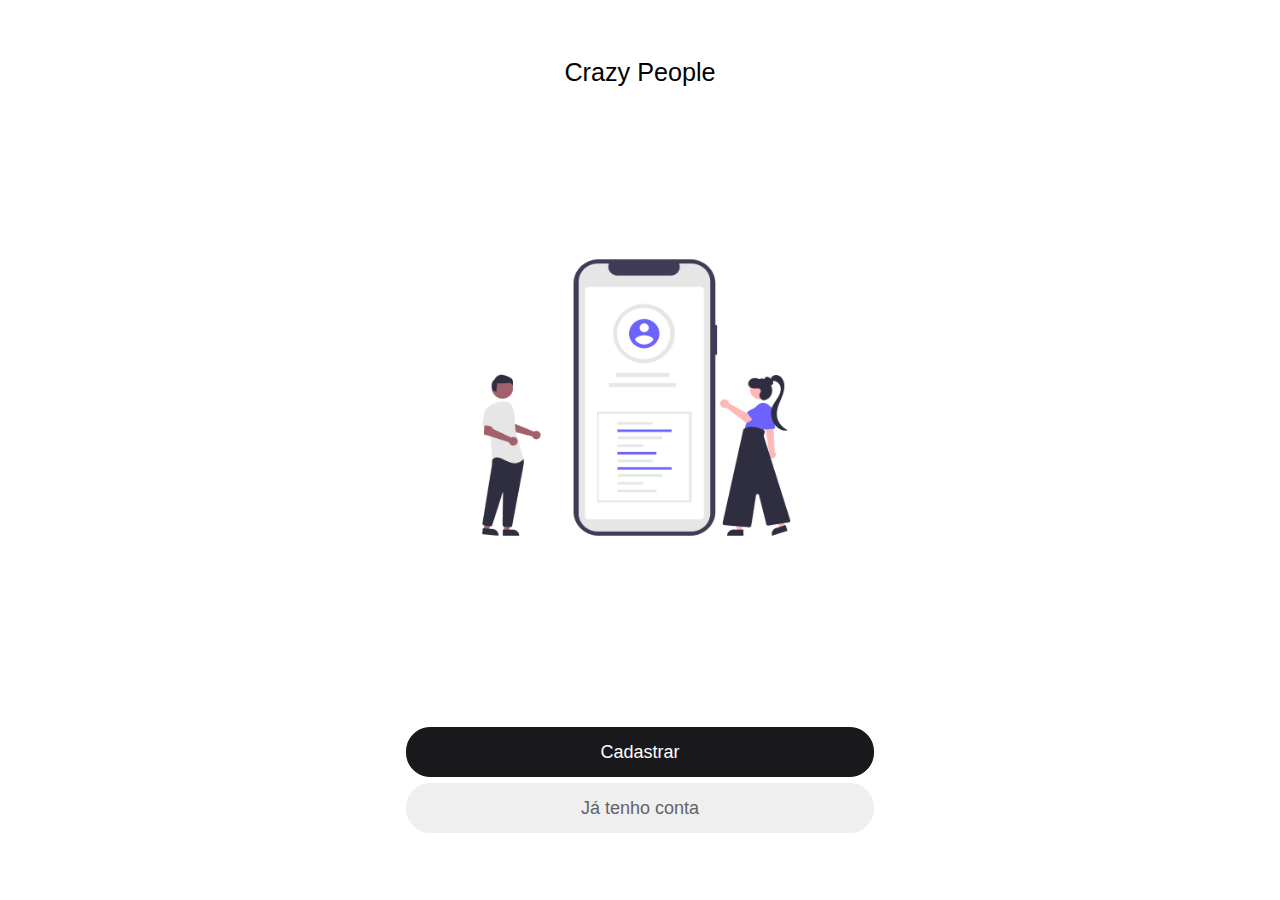
<file: index.html>
<!DOCTYPE html>
<html lang="en">
  <head>
    <meta charset="UTF-8" />
    <meta name="viewport" content="width=device-width, initial-scale=1.0" />
    <title>Crazy People - a rede social das suas loucuras</title>
    <link href="css/global.css" rel="stylesheet" />
  </head>
  <body>
    <div class="grid-vertical">
      <div class="container-content">
        <h1 class="title">Crazy People</h1>
        <img
          src="images/bem_vindo.png"
          class="image-centered"
          width="361"
          height="337"
          style="max-height: 337px"
        />
      </div>
      <div class="group-buttons">
        <a class="button button-primary" href="./pages/register.html"
          >Cadastrar</a
        >
        <a class="button button-secundary" href="./pages/login/login.html">Já tenho conta</a>
      </div>
    </div>
  </body>
</html>
</file>
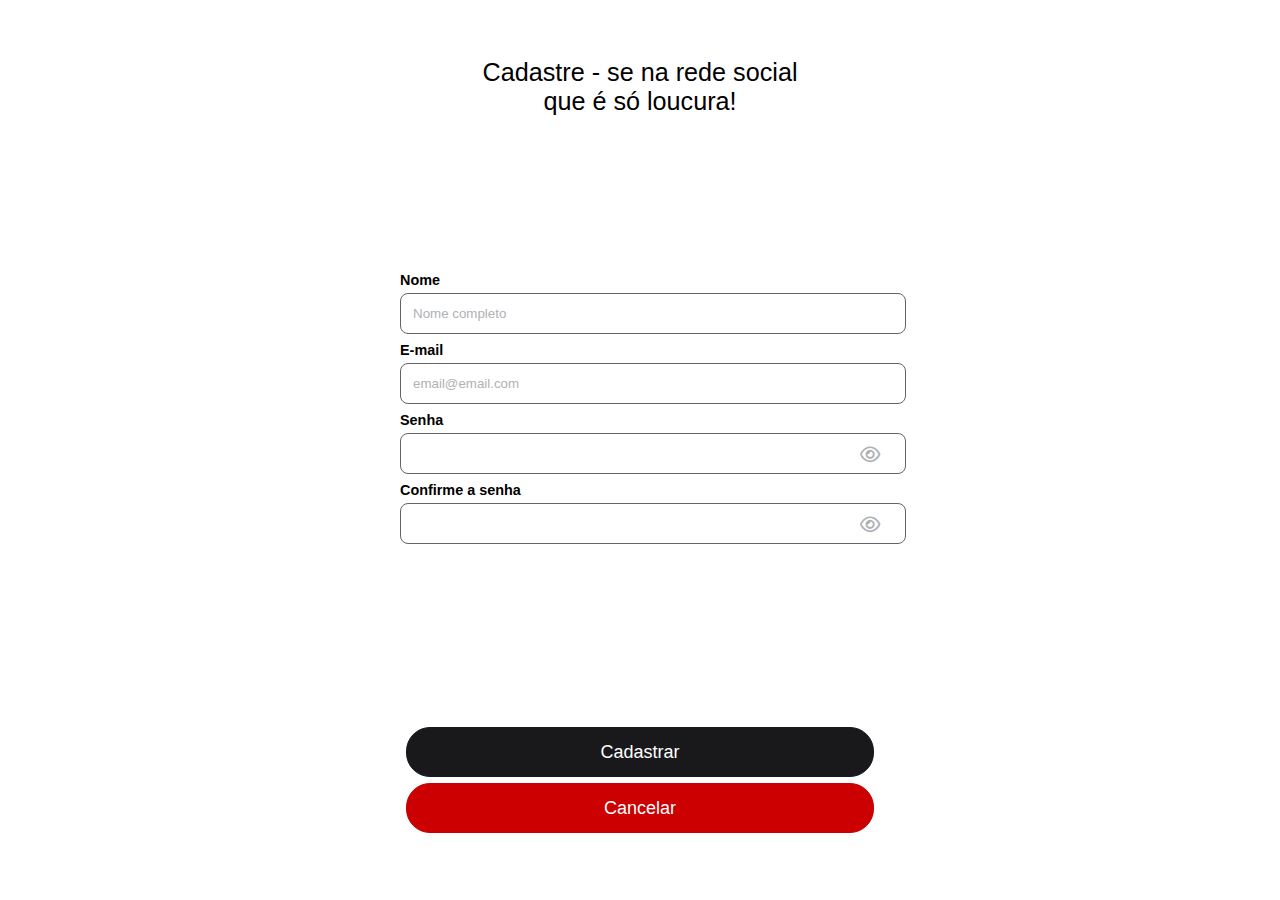
<file: pages/register.html>
<!DOCTYPE html>
<html lang="en">
  <head>
    <meta charset="UTF-8" />
    <meta name="viewport" content="width=device-width, initial-scale=1.0" />
    <title>Cadastre - se - a rede social das suas loucuras</title>
    <link href="../css/global.css" rel="stylesheet" />
    <link href="../css/fontawesome/css/all.min.css" rel="stylesheet" />
  </head>
  <body>
    <div class="grid-vertical">
      <div class="container-content">
        <h1 class="title">
          Cadastre - se na rede social <br />
          que é só loucura!
        </h1>
        <form
          id="form-register"
          onsubmit="return false"
          method="post"
          class="form-centered"
        >
          <div class="form-group">
            <label>Nome</label>
            <input
              type="text"
              name="name"
              id="name"
              placeholder="Nome completo"
            />
          </div>
          <div class="form-group">
            <label>E-mail</label>
            <input
              type="email"
              name="email"
              id="email"
              placeholder="email@email.com"
            />
          </div>
          <div class="form-group">
            <label>Senha</label>
            <div class="input-password">
              <input type="password" name="password" id="password" />
              <i class="fa-regular fa-eye icon-eye"></i>
              <!-- <i class="fa-regular fa-eye-slash"></i> -->
            </div>
          </div>
          <div class="form-group">
            <label>Confirme a senha</label>
            <div class="input-password">
              <input
                type="text"
                name="password-confirm"
                id="password-confirm"
              />
              <i class="fa-regular fa-eye icon-eye"></i>
              <!-- <i class="fa-regular fa-eye-slash"></i> -->
            </div>
          </div>
        </form>
      </div>
      <div class="group-buttons">
        <a class="button button-primary">Cadastrar</a>
        <a class="button button-cancel" href="../index.html">Cancelar</a>
      </div>
    </div>
  </body>
</html>
</file>
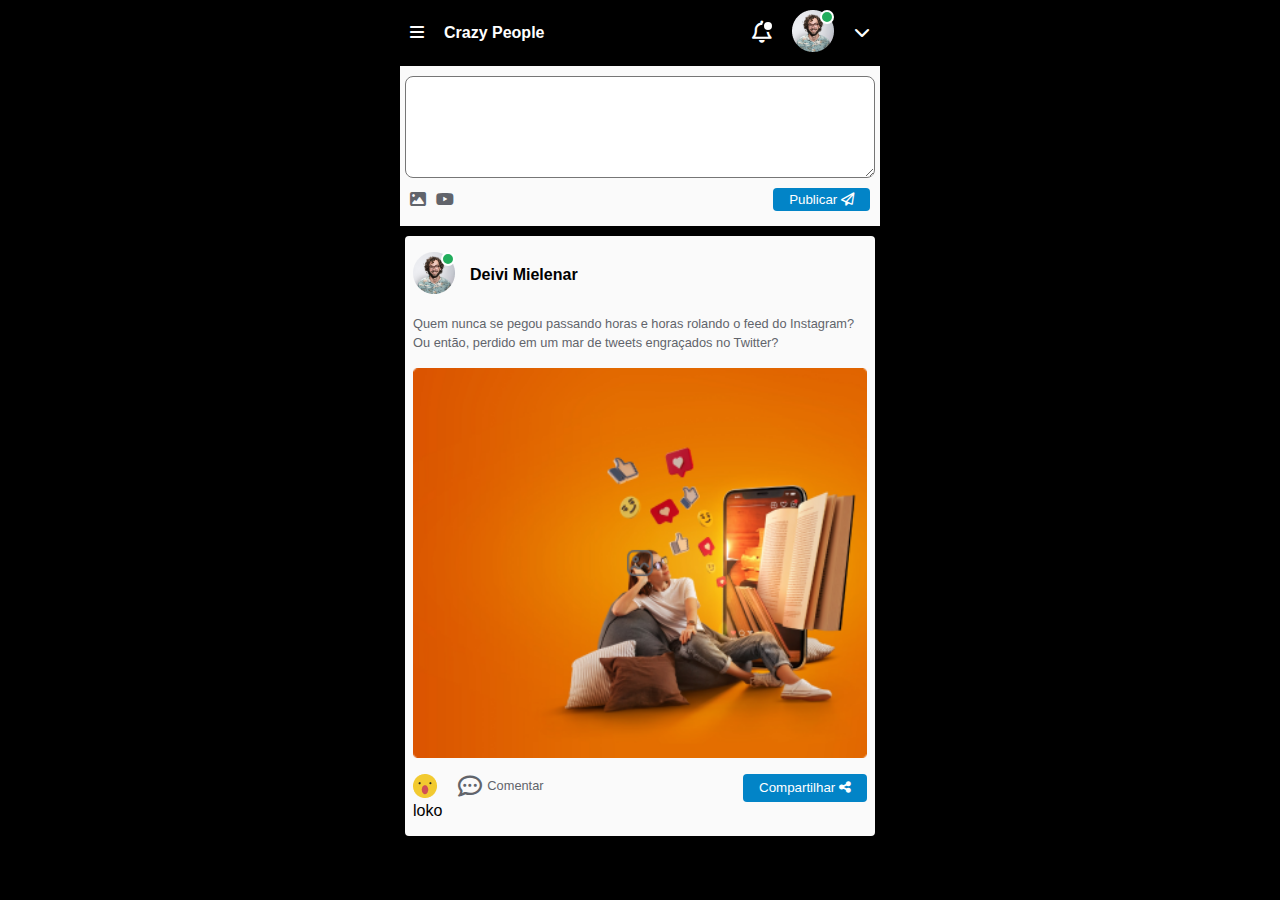
<file: pages/feed/feed.html>
<!DOCTYPE html>
<html lang="en">
  <head>
    <meta charset="UTF-8" />
    <meta name="viewport" content="width=device-width, initial-scale=1.0" />
    <title>Crazy People, a rede social das suas loucuras</title>
    <link href="../../css/global.css" rel="stylesheet" />
    <link href="./feed.css" rel="stylesheet" />
    <link href="../../css/fontawesome/css/all.min.css" rel="stylesheet" />
  </head>
  <body>
    <header>
      <div id="menu-icon">
        <i class="fa-solid fa-bars"></i>
      </div>
      <div id="page-title">Crazy People</div>
      <div id="notification-icon">
        <a href=#>
          <i class="fa-regular fa-bell"></i>
          <div id="notification-ball"></div>
          <div id="arrow-container-notifications">
            <img src="../../images/arrow.png" alt="seta branca" />
          </div>
          <div id="container-notifications">
            <div class="card-notification">
              <div class="card-notification-title">
                <div class="card-notification-photo"></div>
                <div class="card-notification-name">Joana Maria</div>
              </div>
              <div class="card-notification-body">
                Quer fazer parte da sua rede
              </div>
              <div class="card-notification-buttons">
                <button class="button-cancel">Cancelar</button>
                <button class="button-post">Aceitar</button>
              </div>


            </div>
          </div>
        </a>
       
      </div>
      <div class="profile-icon">
        <img src="../../images/avatar.png" />
        <div class="profile-ball"></div>
      </div>
      <div id="settings-icon">
        <i class="fa-solid fa-chevron-down"></i>
      </div>
    </header>
    <section id="container-form-post">
      <form id="form-post" name="form-post" method="post" action="">
        <textarea
          rows="5"
          cols="40"
          name="text-post"
          id="text-post"
          placeholder="escreva a boa..."
        >
        </textarea>
        <div id="container-form-options">
          <div id="container-form-options-icons">
            <a href="#" class="form-post-icon"
              ><i class="fa-solid fa-image"></i
            ></a>
            <a href="#" class="form-post-icon"
              ><i class="fa-brands fa-youtube"></i
            ></a>
          </div>

          <button id="button-post" name="button-post" class="button-post">
            Publicar <i class="fa-regular fa-paper-plane"></i>
          </button>
        </div>
      </form>
    </section>
    <section class="container-post">
      <div class="container-post-user">
        <div class="container-post-user-photo">
          <div class="profile-icon">
            <img src="../../images/avatar.png" />
            <div class="profile-ball"></div>
          </div>
        </div>
        <div class="container-post-user-name">Deivi Mielenar</div>
      </div>
      <div class="container-post-text">
        Quem nunca se pegou passando horas e horas rolando o feed do Instagram?
        Ou então, perdido em um mar de tweets engraçados no Twitter?
      </div>
      <div class="container-post-media">
        <img
          src="../../images/Imagem-Post.png"
          alt="Pessoa sentada em almofada olhando pra um celular gigante"
        />
      </div>
      <div class="container-post-options">
        <div class="container-post-options-icons">
          <div class="container-post-options-icons-reaction">
            <a href="#"
            class="link-reaction"
            ><img
              src="../../images/Emoji.png"
              alt="carinha amarela  com boca de impressionado"
          />
          <div class="container-reactions">
            <img
              src="../../images/Emoji (1).png"
              alt="carinha amarela  com boca de impressionado"
          />
          <img
              src="../../images/Graphic Elements.png"
              alt="carinha amarela  com boca de impressionado"
          />
          <img
              src="../../images/Emoji.png"
              alt="carinha amarela  com boca de impressionado"
          />
          </div>
        </a>
          <span>loko</span>
          </div>
         <a href="#" class="link-comment">
          <i class="fa-regular fa-comment-dots"></i>
         
          <span>Comentar</span>
         </a>
        </div>
        <button id="button-share" name="button-share" class="button-post">
          Compartilhar <i class="fa-solid fa-share-nodes"></i>
        </button>
      </div>
    </section>
  </body>
</html>
</file>
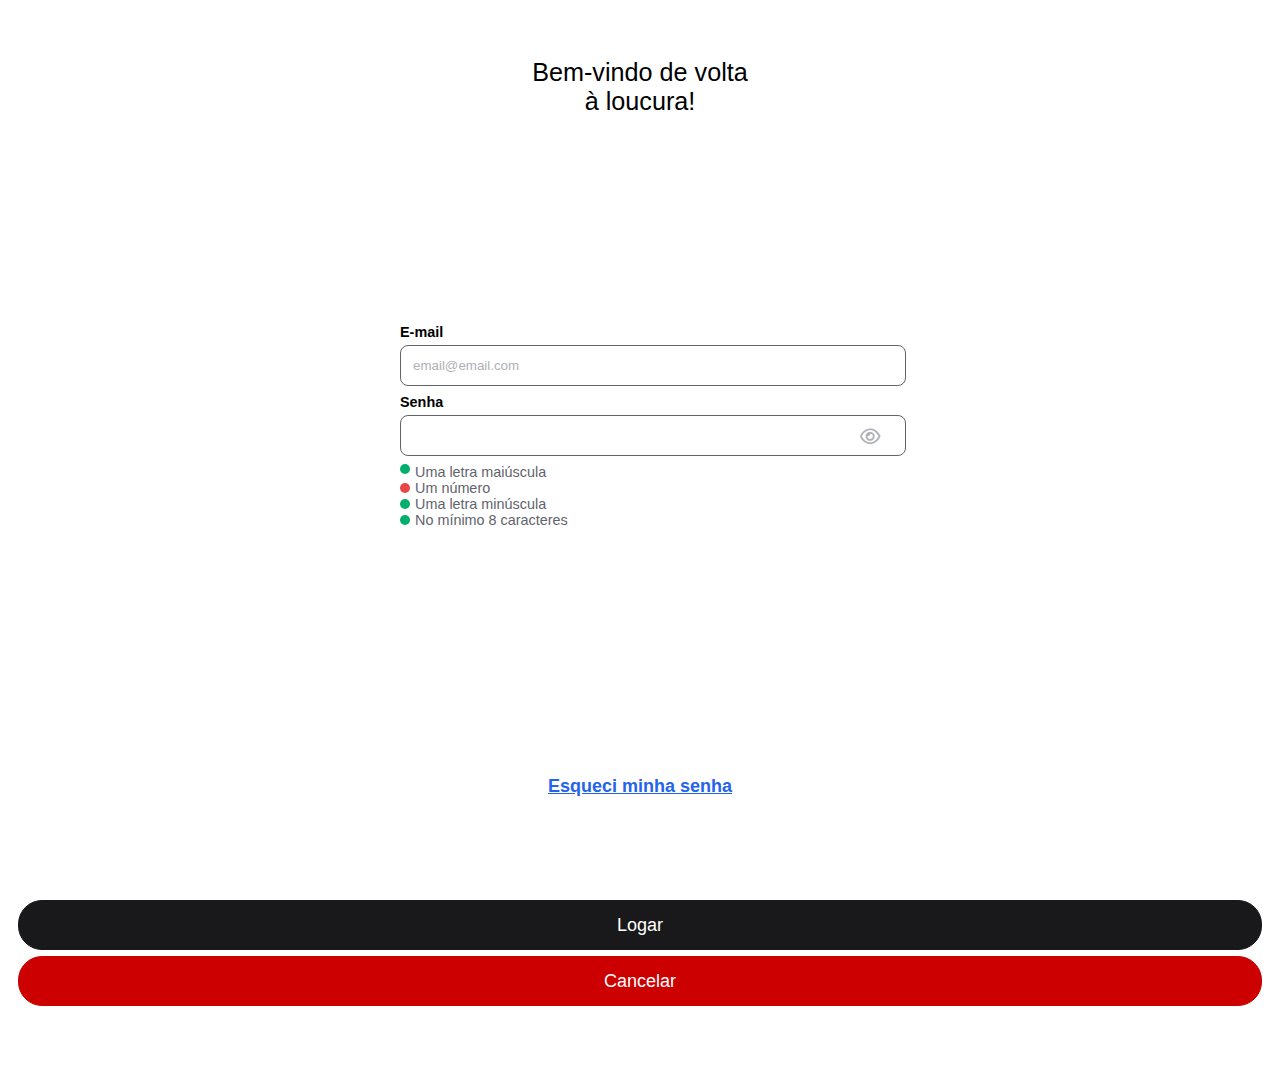
<file: pages/login/login.html>
<!DOCTYPE html>
<html lang="en">
  <head>
    <meta charset="UTF-8" />
    <meta name="viewport" content="width=device-width, initial-scale=1.0" />
    <title>Entre na sua conta louca!</title>
    <link href="../../css/global.css" rel="stylesheet" />
    <link href="./login.css" rel="stylesheet" />
    <link href="../../css/fontawesome/css/all.min.css" rel="stylesheet" />
  </head>
  <body>
    <div class="grid-vertical">
      <div class="container-content">
        <h1 class="title">
          Bem-vindo de volta <br />
          à loucura!
        </h1>
        <form
          id="form-login"
          onsubmit="return false"
          method="post"
          class="form-centered"
        >
          <div class="form-group">
            <label>E-mail</label>
            <input
              type="email"
              name="email"
              id="email"
              placeholder="email@email.com"
            />
          </div>
          <div class="form-group">
            <label>Senha</label>
            <div class="input-password">
              <input type="password" name="password" id="password" />
              <i class="fa-regular fa-eye icon-eye"></i>
              <!-- <i class="fa-regular fa-eye-slash"></i> -->
            </div>
          </div>
          <div class="tips">
              <div class="tip-icon sucess" id="error-uppercase"></div>
              <div class="tip-text">Uma letra maiúscula</div>
            </div>
            <div class="tip">
              <div class="tip-icon error"  id="error-number"></div>
              <div class="tip-text">Um número</div>
            </div>
            <div class="tip">
              <div class="tip-icon sucess" id="error-lowercase"></div>
              <div class="tip-text">Uma letra minúscula</div>
            </div>
            <div class="tip">
              <div class="tip-icon sucess" id="error-minlenght"></div>
              <div class="tip-text">No mínimo 8 caracteres</div>
            </div>
          </div>
          <div class="center">
            <a class="general" href="../recovery.password/recovery-password.html">Esqueci minha senha</a>
          </div>
        </form>
      </div>
      <div class="group-buttons">
        <a class="button button-primary">Logar</a>
        <a class="button button-cancel" href="../../index.html">Cancelar</a>
      </div>
    </div>
  </body>
</html>
</file>
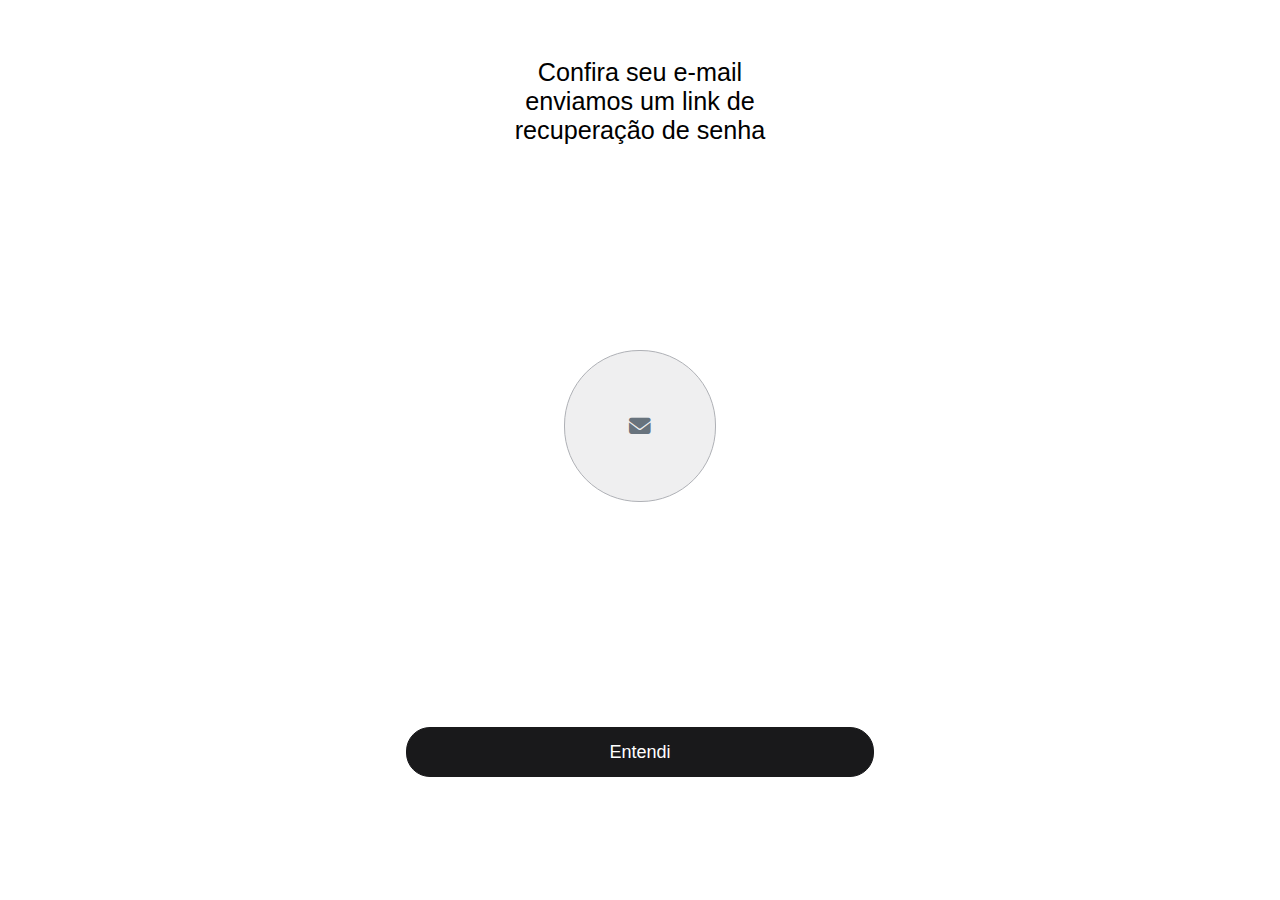
<file: pages/recovery.password/recovery-password-message.html>
<!DOCTYPE html>
<html lang="en">
  <head>
    <meta charset="UTF-8" />
    <meta name="viewport" content="width=device-width, initial-scale=1.0" />
    <title>Recuperar senha</title>
    <link href="../../css/global.css" rel="stylesheet" />
    <link href="./recovery-password.css" rel="stylesheet" />
    <link href="../../css/fontawesome/css/all.min.css" rel="stylesheet" />
  </head>
  <body>
    <div class="grid-vertical">
      <div class="container-content">
        <h1 class="title">
          Confira seu e-mail <br />
          enviamos um link de <br />
          recuperação de senha
        </h1>
        <div class="icon-container">
          <i class="fa-solid fa-envelope"></i>
        </div>
      </div>
      <div class="group-buttons">
        <a class="button button-primary" href="../login/login.html">Entendi</a>
      </div>
    </div>
  </body>
</html>
</file>
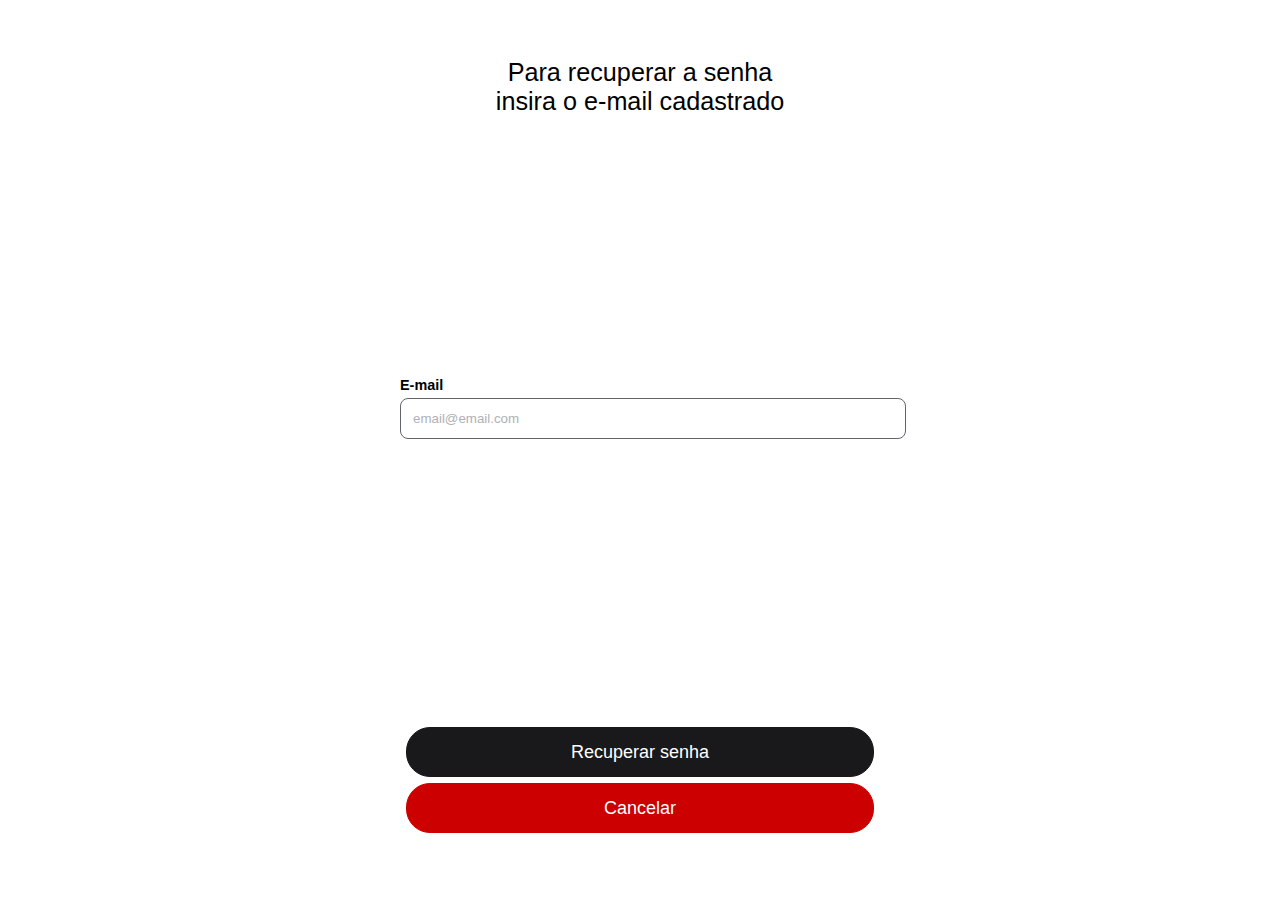
<file: pages/recovery.password/recovery-password.html>
<!DOCTYPE html>
<html lang="en">
  <head>
    <meta charset="UTF-8" />
    <meta name="viewport" content="width=device-width, initial-scale=1.0" />
    <title>Recuperar senha</title>
    <link href="../../css/global.css" rel="stylesheet" />
    <link href="./recovery-password.css" rel="stylesheet" />
    <link href="../../css/fontawesome/css/all.min.css" rel="stylesheet" />
  </head>
  <body>
    <div class="grid-vertical">
      <div class="container-content">
        <h1 class="title">
          Para recuperar a senha <br />
         insira o e-mail cadastrado
        </h1>
        <form
          id="form-login"
          onsubmit="return false"
          method="post"
          class="form-centered"
        >
          <div class="form-group">
            <label>E-mail</label>
            <input
              type="email"
              name="email"
              id="email"
              placeholder="email@email.com"
            />
          </div>
         
          <!-- <div class="center">
            <a class="general" href="recover-password">Esqueci minha senha</a>
          </div> -->
        </form>
      </div>
      <div class="group-buttons">
        <a class="button button-primary"  href="recovery-password-message.html">Recuperar senha</a>
        <a class="button button-cancel" href="../login/login.html">Cancelar</a>
      </div>
    </div>
  </body>
</html>
</file>
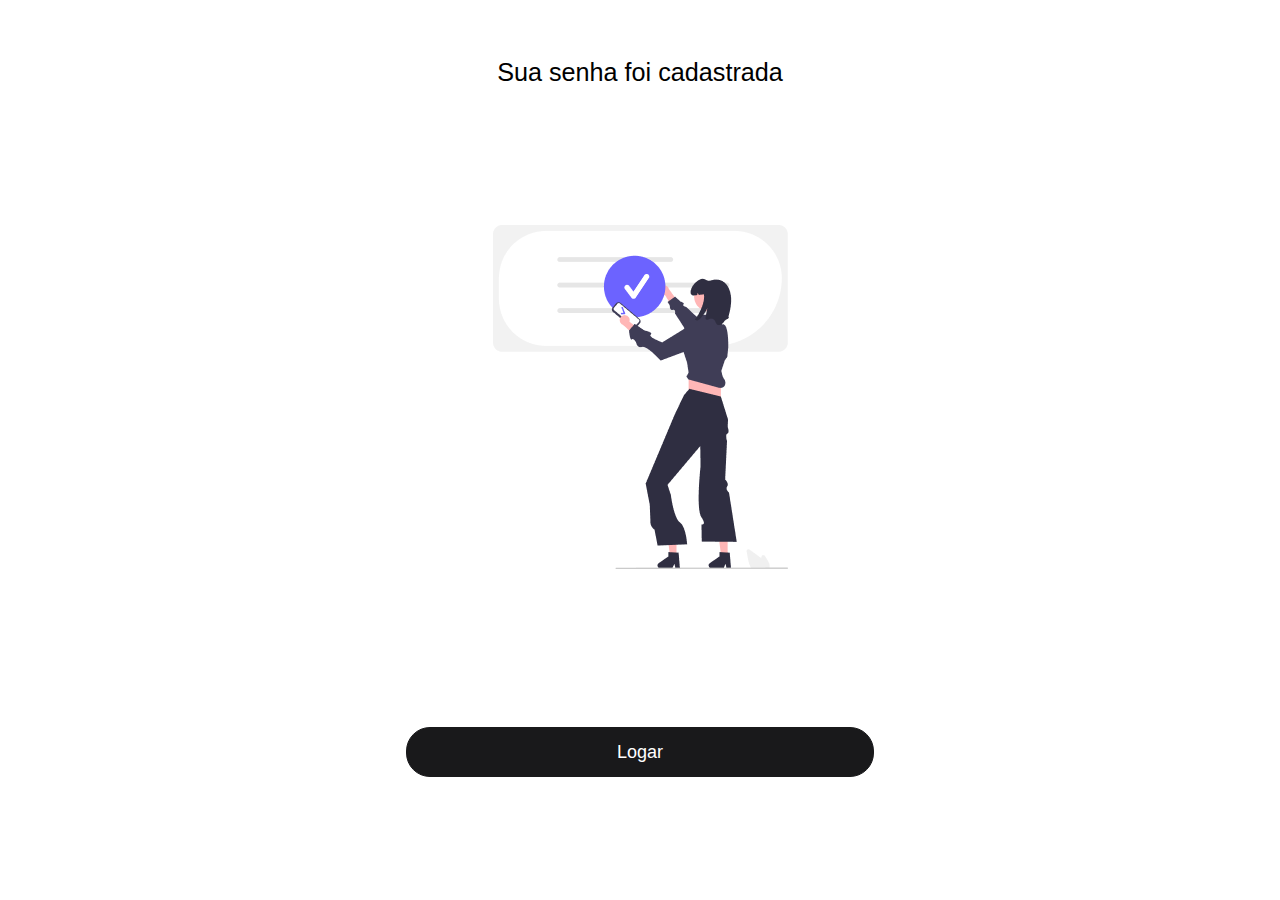
<file: pages/reset-password/reset-password-message.html>
<!DOCTYPE html>
<html lang="en">
  <head>
    <meta charset="UTF-8" />
    <meta name="viewport" content="width=device-width, initial-scale=1.0" />
    <title>Senha atualizada</title>
    <link href="../../css/global.css" rel="stylesheet" />
  </head>
  <body>
    <div class="grid-vertical">
      <div class="container-content">
        <h1 class="title">Sua senha foi cadastrada</h1>
        <img
          src="../../images/sucesso.png"
          class="image-centered"
          width="295"
          height="344"
          style="max-height: 344px"
        />
      </div>
      <div class="group-buttons">
        <a class="button button-primary" href="../login/login.html"
          >Logar</a
        >
      </div>
    </div>
  </body>
</html>
</file>
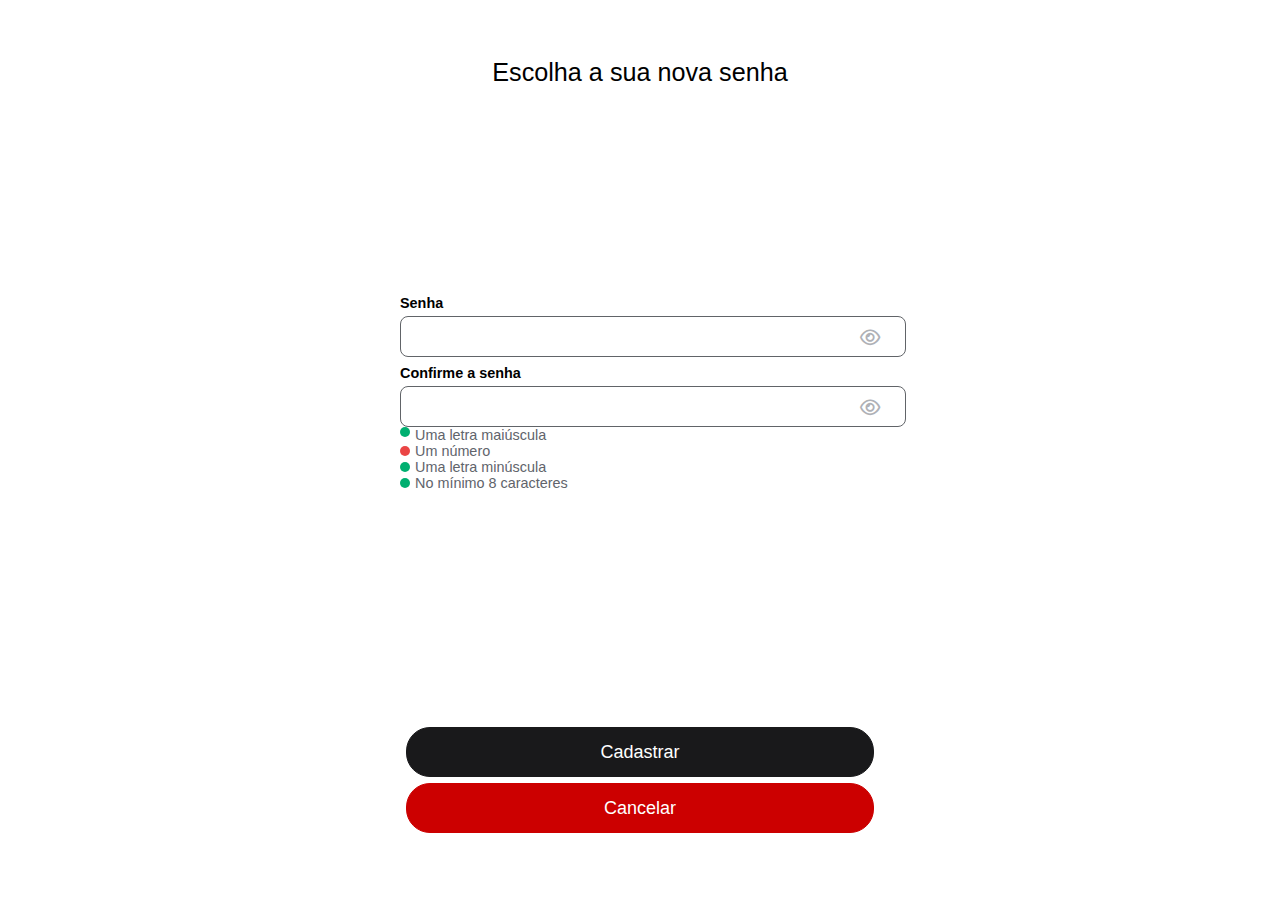
<file: pages/reset-password/reset-password.html>
<!DOCTYPE html>
<html lang="en">
  <head>
    <meta charset="UTF-8" />
    <meta name="viewport" content="width=device-width, initial-scale=1.0" />
    <title>Cadastre uma nova senha</title>
    <link href="../../css/global.css" rel="stylesheet" />
    <link href="./reset-password.css" rel="stylesheet" />
    <link href="../../css/fontawesome/css/all.min.css" rel="stylesheet" />
  </head>
  <body>
    <div class="grid-vertical">
      <div class="container-content">
        <h1 class="title">
         Escolha a sua nova senha
        </h1>
        <form
          id="form-login"
          onsubmit="return false"
          method="post"
          class="form-centered"
        >
          <!-- <div class="form-group">
            <label>E-mail</label>
            <input
              type="email"
              name="email"
              id="email"
              placeholder="email@email.com"
            />
          </div> -->
          <div class="form-group">
            <label>Senha</label>
            <div class="input-password">
              <input type="password" name="password" id="password" />
              <i class="fa-regular fa-eye icon-eye"></i>
              <!-- <i class="fa-regular fa-eye-slash"></i> -->
            </div>
          </div>
          <div class="form-group">
            <label>Confirme a senha</label>
            <div class="input-password">
              <input type="password" name="confirm-password" id="confirm-password" />
              <i class="fa-regular fa-eye icon-eye"></i>
              <!-- <i class="fa-regular fa-eye-slash"></i> -->
            </div>
          <div class="tips">
              <div class="tip-icon sucess" id="error-uppercase"></div>
              <div class="tip-text">Uma letra maiúscula</div>
            </div>
            <div class="tip">
              <div class="tip-icon error"  id="error-number"></div>
              <div class="tip-text">Um número</div>
            </div>
            <div class="tip">
              <div class="tip-icon sucess" id="error-lowercase"></div>
              <div class="tip-text">Uma letra minúscula</div>
            </div>
            <div class="tip">
              <div class="tip-icon sucess" id="error-minlenght"></div>
              <div class="tip-text">No mínimo 8 caracteres</div>
            </div>
          </div>
          <!-- <div class="center">
            <a class="general" href="../recovery.password/recovery-password.html">Esqueci minha senha</a>
          </div> -->
        </form>
      </div>
      <div class="group-buttons">
        <a class="button button-primary" href="../reset-password/reset-password-message.html">Cadastrar</a>
        <a class="button button-cancel" href="../login/login.html">Cancelar</a>
      </div>
    </div>
  </body>
</html>
</file>
<file: css/global.css>
html {
  font-size: 18px;
}

body {
  margin: 0;
  padding: 0;
  font-family: Arial, Helvetica, sans-serif;
}

.title {
  font-size: 1.4rem;
  text-align: center;
  font-weight: normal;
  margin-top: 12%;
}

.grid-vertical {
  display: flex;
  flex-direction: column;
  max-width: 480px;
  margin: auto;
  height: 100vh;
  gap: 4%;
}

.container-content {
  display: flex;
  flex-direction: column;
  height: 80vh;
}

.group-buttons {
  display: flex;
  flex-direction: column;
  align-items: center;
  height: 20vh;
}

a.button {
  display: flex;
  align-items: center;
  justify-content: center;
  flex: 1;
  border-radius: 24px;
  font-size: 16px;
  cursor: pointer;
  width: 97%;
  max-height: 48px;
  text-decoration: none;
  font-size: 1rem;
}

.button-primary {
  background-color: #19191b;
  color: #fff;
  border: 1px solid #19191b;
  cursor: pointer;
}

.button-secundary {
  background-color: #efeff0;
  color: #616466;
  border: 1px solid #efeff0;
  margin-top: 6px;
  cursor: pointer;
}

.button-cancel {
  background-color: #c00;
  color: #fff;
  border: 1px solid #c00;
  margin-top: 6px;
  cursor: pointer;
}

.image-full-width {
  flex: 1;
  width: 90%;
  align-self: center;
  margin-bottom: 40px;
}

.image-centered {
  flex: 1;
  align-self: center;
  margin: auto;
}

.form-group {
  display: flex;
  flex-direction: column;
  margin-bottom: 8px;
}

.form-group label {
  font-weight: bold;
  font-size: 0.8rem;
  margin-bottom: 5px;
}

.form-group input {
  width: 100%;
  border: 1px solid #616468;
  padding: 12px;
  border-radius: 8px;
}

.form-group .input-password {
  flex: 1;
  position: relative;
  width: 100%;
}

.form-group .input-password .icon-eye {
  position: absolute;
  right: 0px;
  top: 13px;
  color: #afb1b6;
  cursor: pointer;
}

::placeholder {
  color: #afb1b6;
  opacity: 1; /*Firefox */
}

.form-group input::-ms-input-placeholder {
  /*Edge 12-18 */
  color: #afb1b6;
}

.form-centered {
  margin: auto;
  width: 100%;
}

.center{
  display: flex;
  justify-content: center;
  margin-top: 20px;
}

a.general:link, a.general:visited {
  color: #2563EB;
  font-weight: 600;
}

a.general:hover {
  color: #00c;
  font-weight: 600;
}

.button-post{
  background-color: #0284C7;
  color: #fff;
  border-radius: 4px;
  padding: 4px 16px 4px 16px;
  border-width: 0px;
  max-height: 28px;
}

/* .button-cancel{
  background-color:#fff;;
  color: #0284C7;
  border: 1px solid #0284C7;
  border-radius: 4px;
  padding: 4px 16px 4px 16px;
  max-height: 28px;
} */
</file>
<file: pages/feed/feed.css>
html {
  font-size: 16px;
}

body {
  background-color: #000;
  margin: 0px;
  padding: 0px;
  font-family: Arial, Helvetica, sans-serif;
  max-width: 480px;
  margin: auto;
}

header {
  color: #fff;
  padding: 10px;
  display: flex;
  flex-direction: row;
  gap: 20px;
  align-items: center;
}

#page-title {
  font-weight: bold;
  flex: 1;
}

.profile-icon {
  display: inline;
  position: relative;
}

.profile-icon .profile-ball {
  background-color: #22ad5c;
  border: 2px solid #fff;
  width: 10px;
  height: 10px;
  border-radius: 9px;
  position: absolute;
  top: 0px;
  right: 0px;
}

#notification-icon {
  position: relative;
  display: inline;
  font-size: 1.4rem;
}

#container-notifications {
  display: none;
  position: absolute;
  top: 40px;
  right: -30px;
  width: 50vw;
  max-width: 250px;
  background-color: #fff;
  border-radius: 8px;
  padding: 16px;
  filter: drop-shadow(2px 2px 4px #27252565);
  z-index: 1;
  color: #000;
}
 .card-notification-title{
  font-size: 1rem;
  font-weight: bold;
  margin-top: 16px;
  margin-bottom: 16px;
} 
 .card-notification-body{
  font-size: 0.8rem;
  margin-top: 16px;
  margin-bottom: 16px;
} 

.card-notification{
  padding-left: 20px;
  padding-right: 20px;
}

#arrow-container-notifications {
  display: none;
  position: absolute;
  z-index: 2;
  top: 25px;
}

#notification-icon a:hover #container-notifications,
#notification-icon a:hover #arrow-container-notifications {
  display: flex;
}

#notification-icon a {
  color: #fff;
}

.card-notification-buttons{
  display: flex;
  justify-content: center;
  align-items: center;
  gap: 10px;

}

#notification-ball {
  background-color: #fff;
  border: 2px solid #000;
  width: 8px;
  height: 8px;
  border-radius: 6px;
  position: absolute;
  top: 0px;
  right: -2px;
}

#menu-icon {
  display: inline;
}

#container-form-post {
  background-color: #fafafa;
  display: flex;
  flex-direction: column;
  padding: 10px 5px 10px 5px;
}

#container-form-options {
  display: flex;
  flex: 1;
  flex-direction: row;
  align-items: center;
  margin-top: 5px;
  padding: 5px;
}

#container-form-options-icons {
  flex: 1;
  display: flex;
  flex-direction: row;
}

#form-post {
  display: flex;
  flex-direction: column;
}

a.form-post-icon {
  color: #61646b;
  margin-right: 10px;
}

textarea {
  border-radius: 8px;
  flex: 1;
  padding: 10px;
  color: #61646b;
  font-size: 0.9rem;
}

.container-post {
  background-color: #fafafa;
  padding: 16px 8px 16px 8px;
  border-radius: 4px;
  margin: 10px 5px 10px 5px;
}

.container-post-user {
  display: flex;
  flex-direction: row;
  align-items: center;
}

.container-post-user-photo {
  display: flex;
}

.container-post-user-name {
  font-weight: bold;
  margin-left: 15px;
  flex: 1;
}

.container-post-text {
  font-size: 0.8rem;
  color: #61646b;
  margin: 16px 0px 16px 0px;
  line-height: 1.2rem;
}

.container-post-media {
  flex: 1;
  display: flex;
}
.container-post-media img {
  width: 100%;
}

.container-post-options {
  flex: 1;
  flex-direction: row;
  display: flex;
  margin-top: 16px;
}

.container-post-options-icons {
  flex: 1;
  display: flex;
  flex-direction: row;
  align-items: flex-start;
  gap: 16px;
}
.container-post-options-icons-reaction {
  display: flex;
  flex-direction: column;
}

.c span {
  font-size: 0.8rem;
  color: #61646b;
}

.link-comment {
  color: #61646b;
  text-decoration: none;
  display: flex;
  align-items: center;
}

.link-comment i {
  font-size: 1.5rem;
}

.link-comment span {
  font-size: 0.8rem;
  margin-left: 5px;
}

a.link-react {
  text-decoration: none;
}

a.link-reaction {
  position: relative;
}

a.link-reaction:link .container-reactions,
a.link-reaction:visited .container-reactions {
  display: none;
}

a.link-reaction:hover .container-reactions {
  display: flex;
  position: absolute;
  top: -40px;
  left: 0px;
}

.container-reactions {
  display: flex;
  flex-direction: row;
  background-color: #1f2937;
  border-radius: 37px;
  padding: 8px;
  gap: 16px;
}

.button-cancel{
  background-color:#fff;;
  color: #0284C7;
  border: 1px solid #0284C7;
  border-radius: 4px;
  padding: 4px 16px 4px 16px;
  height: 28px;
  margin-top: 0px;
}
</file>
<file: pages/login/login.css>
.tips{
    display: flex;
    flex-direction: row;
    flex-wrap: wrap;
}

.tip{
width: 50%;
display: flex;
flex-direction: row;
align-items: center;
}

.tip-icon{
    width: 10px;
    height: 10px;
    border-radius:5px;
    margin-right: 5px;

}

.tip-text{
 font-size: 0.8rem;
 color: #61646B;
}

.sucess{
background-color: #00AF70 ;
}

.error{
background-color: #EA4545 ;
}
</file>
<file: pages/recovery.password/recovery-password.css>
.icon-container {
    background-color: #EFEFF0;
    border: 1px solid #AFB1B6;
    width: 150px;
    height: 150px;
    align-self: center ;
    margin: auto;
    border-radius: 75px;
    display: flex;
    align-items: center;
    justify-content: center;
}

.icon-container i {
    font-size: 1.2rem;
    color: #68737D;
}
</file>
